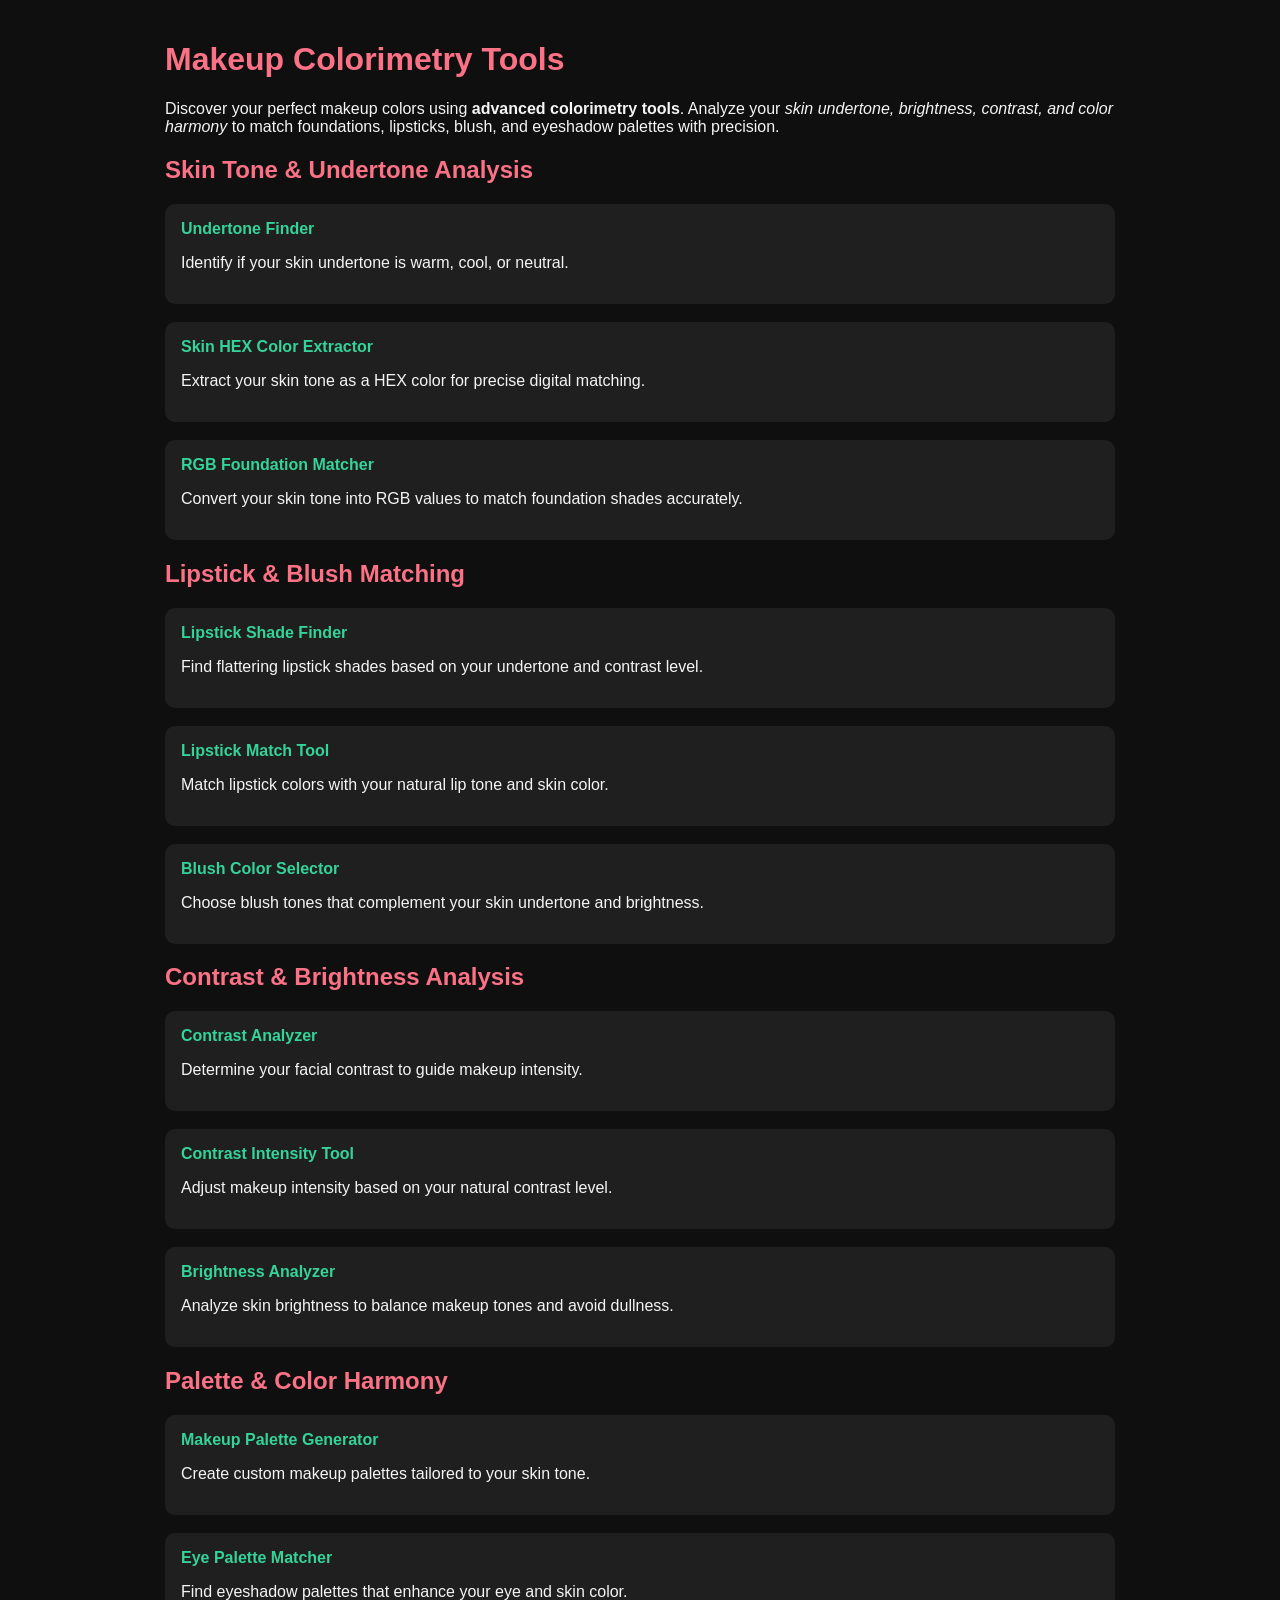
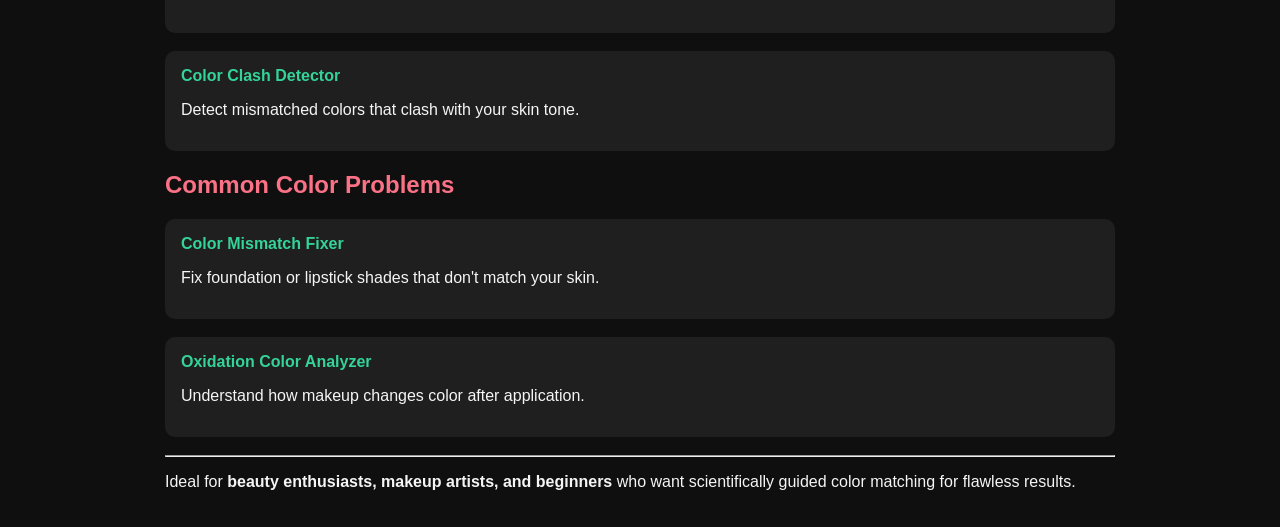
<file: index.html>
<!DOCTYPE html>
<html lang="en">
<head>
  <meta charset="UTF-8">
  <meta name="viewport" content="width=device-width, initial-scale=1.0">
    <meta name="google-site-verification" content="PkLa_ViOo6FAHpvh8SacceMb95o9tePRdrqLNBz9X1M" />

  <!-- SEO -->
  <title>Makeup Colorimetry Tools – Undertone, Lipstick & Palette Matching</title>
  <meta name="description" content="Advanced makeup colorimetry tools to match lipstick, blush, and foundation with your skin tone. Analyze undertones, contrast, brightness and avoid color mismatches.">
  <meta name="keywords" content="
    makeup undertone finder tool,
    lipstick shade matcher skin tone,
    blush color for skin tone calculator,
    makeup color contrast analyzer,
    foundation rgb color matcher,
    skin hex color extractor face,
    makeup palette generator based on skin,
    lipstick mismatch fixer tool,
    makeup oxidation color shift analyzer,
    contrast intensity makeup tool,
    warm vs cool undertone calculator,
    makeup color harmony checker
  ">
  <meta name="robots" content="index, follow">

  <!-- Open Graph -->
  <meta property="og:title" content="Makeup Colorimetry Tools – Skin Tone & Color Matching">
  <meta property="og:description" content="Find your undertone, match lipstick and blush, and generate makeup palettes based on your skin color.">
  <meta property="og:type" content="website">

  <style>
    body {
      font-family: Arial, sans-serif;
      background: #0f0f0f;
      color: #f5f5f5;
      margin: 0;
      padding: 20px;
    }
    h1, h2 {
      color: #fb7185;
    }
    a {
      color: #34d399;
      text-decoration: none;
    }
    a:hover {
      text-decoration: underline;
    }
    .container {
      max-width: 950px;
      margin: auto;
    }
    .tool {
      margin-bottom: 18px;
      padding: 16px;
      background: #1f1f1f;
      border-radius: 10px;
    }
  </style>
</head>

<body>
  <div class="container">

    <h1>Makeup Colorimetry Tools</h1>

    <p>
      Discover your perfect makeup colors using <strong>advanced colorimetry tools</strong>.
      Analyze your <em>skin undertone, brightness, contrast, and color harmony</em>
      to match foundations, lipsticks, blush, and eyeshadow palettes with precision.
    </p>

    <h2>Skin Tone & Undertone Analysis</h2>

    <div class="tool">
      <a href="undertone/">
        <strong>Undertone Finder</strong>
      </a>
      <p>Identify if your skin undertone is warm, cool, or neutral.</p>
    </div>

    <div class="tool">
      <a href="hex-skin/">
        <strong>Skin HEX Color Extractor</strong>
      </a>
      <p>Extract your skin tone as a HEX color for precise digital matching.</p>
    </div>

    <div class="tool">
      <a href="rgb-foundation/">
        <strong>RGB Foundation Matcher</strong>
      </a>
      <p>Convert your skin tone into RGB values to match foundation shades accurately.</p>
    </div>

    <h2>Lipstick & Blush Matching</h2>

    <div class="tool">
      <a href="lipstick/">
        <strong>Lipstick Shade Finder</strong>
      </a>
      <p>Find flattering lipstick shades based on your undertone and contrast level.</p>
    </div>

    <div class="tool">
      <a href="lipstick-match/">
        <strong>Lipstick Match Tool</strong>
      </a>
      <p>Match lipstick colors with your natural lip tone and skin color.</p>
    </div>

    <div class="tool">
      <a href="blush/">
        <strong>Blush Color Selector</strong>
      </a>
      <p>Choose blush tones that complement your skin undertone and brightness.</p>
    </div>

    <h2>Contrast & Brightness Analysis</h2>

    <div class="tool">
      <a href="contrast/">
        <strong>Contrast Analyzer</strong>
      </a>
      <p>Determine your facial contrast to guide makeup intensity.</p>
    </div>

    <div class="tool">
      <a href="contrast-intensity/">
        <strong>Contrast Intensity Tool</strong>
      </a>
      <p>Adjust makeup intensity based on your natural contrast level.</p>
    </div>

    <div class="tool">
      <a href="brightness/">
        <strong>Brightness Analyzer</strong>
      </a>
      <p>Analyze skin brightness to balance makeup tones and avoid dullness.</p>
    </div>

    <h2>Palette & Color Harmony</h2>

    <div class="tool">
      <a href="palette/">
        <strong>Makeup Palette Generator</strong>
      </a>
      <p>Create custom makeup palettes tailored to your skin tone.</p>
    </div>

    <div class="tool">
      <a href="eye-palette/">
        <strong>Eye Palette Matcher</strong>
      </a>
      <p>Find eyeshadow palettes that enhance your eye and skin color.</p>
    </div>

    <div class="tool">
      <a href="clash/">
        <strong>Color Clash Detector</strong>
      </a>
      <p>Detect mismatched colors that clash with your skin tone.</p>
    </div>

    <h2>Common Color Problems</h2>

    <div class="tool">
      <a href="mismatch/">
        <strong>Color Mismatch Fixer</strong>
      </a>
      <p>Fix foundation or lipstick shades that don't match your skin.</p>
    </div>

    <div class="tool">
      <a href="oxidation/">
        <strong>Oxidation Color Analyzer</strong>
      </a>
      <p>Understand how makeup changes color after application.</p>
    </div>

    <hr>

    <p>
      Ideal for <strong>beauty enthusiasts, makeup artists, and beginners</strong>
      who want scientifically guided color matching for flawless results.
    </p>

  </div>
</body>
</html>
</file>
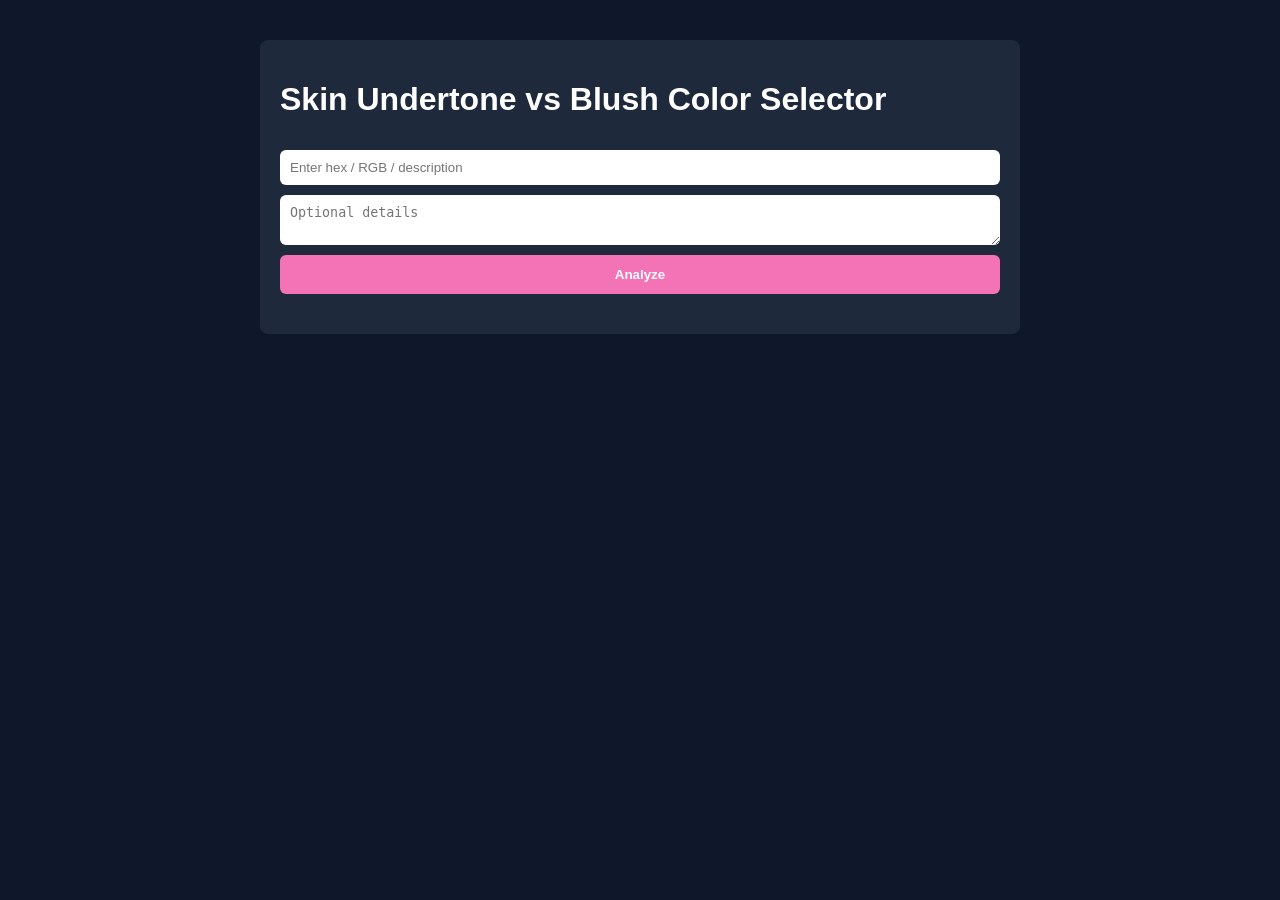
<file: blush/index.html>
<html>
<head>
<meta charset='UTF-8'>
<title>Skin Undertone vs Blush Color Selector</title>
<meta name='viewport' content='width=device-width, initial-scale=1.0'>
    <meta name="google-site-verification" content="PkLa_ViOo6FAHpvh8SacceMb95o9tePRdrqLNBz9X1M" />
<link rel='stylesheet' href='styles.css'>
</head>
<body>
<div class='container'>
<h1>Skin Undertone vs Blush Color Selector</h1>
<input id='input' placeholder='Enter hex / RGB / description'>
<textarea id='context' placeholder='Optional details'></textarea>
<button onclick='run()'>Analyze</button>
<div id='res' class='result'></div>
</div>
<script src='script.js'></script>
</body>
</html>
</file>
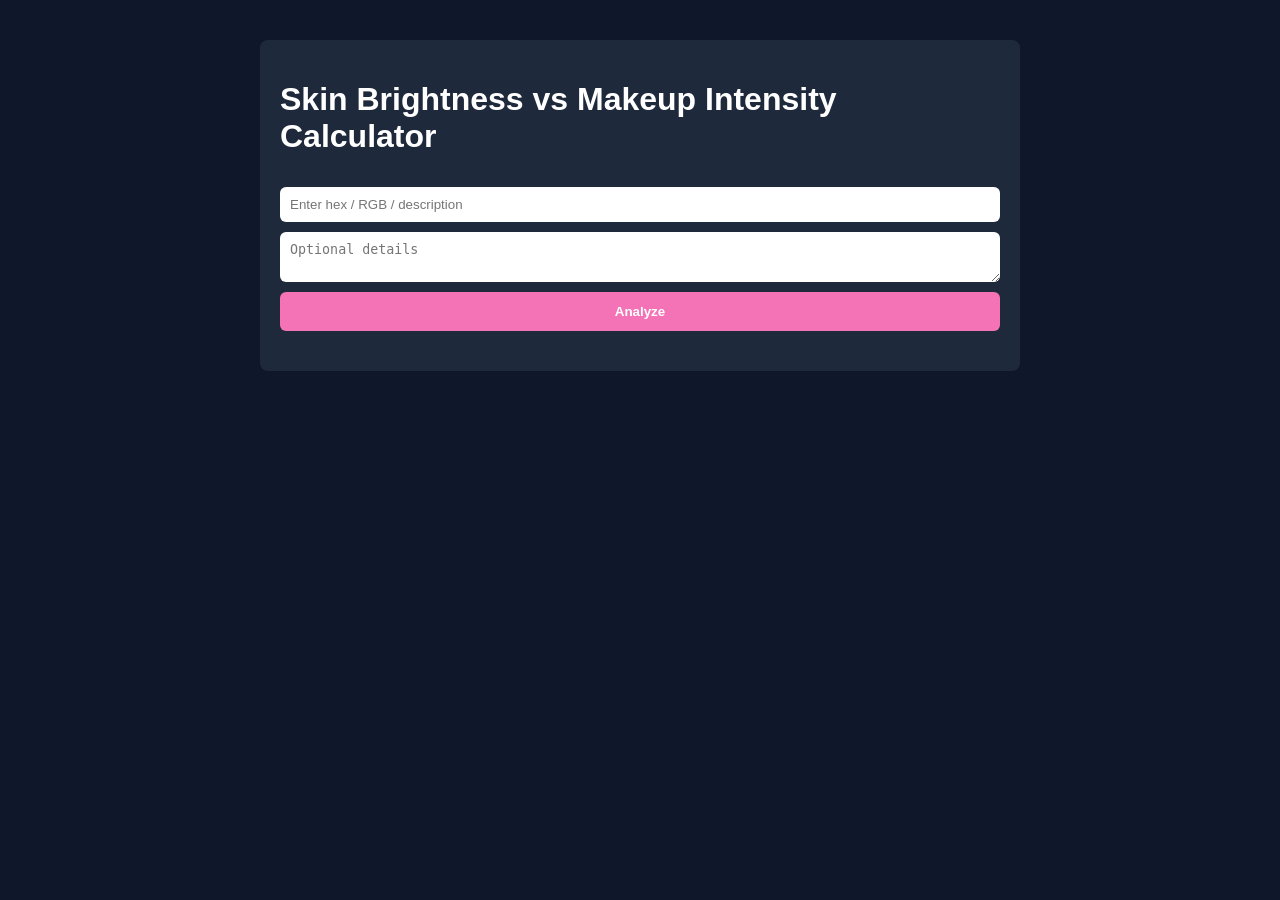
<file: brightness/index.html>
<html>
<head>
<meta charset='UTF-8'>
<title>Skin Brightness vs Makeup Intensity Calculator</title>
<meta name='viewport' content='width=device-width, initial-scale=1.0'>
    <meta name="google-site-verification" content="PkLa_ViOo6FAHpvh8SacceMb95o9tePRdrqLNBz9X1M" />
<link rel='stylesheet' href='styles.css'>
</head>
<body>
<div class='container'>
<h1>Skin Brightness vs Makeup Intensity Calculator</h1>
<input id='input' placeholder='Enter hex / RGB / description'>
<textarea id='context' placeholder='Optional details'></textarea>
<button onclick='run()'>Analyze</button>
<div id='res' class='result'></div>
</div>
<script src='script.js'></script>
</body>
</html>
</file>
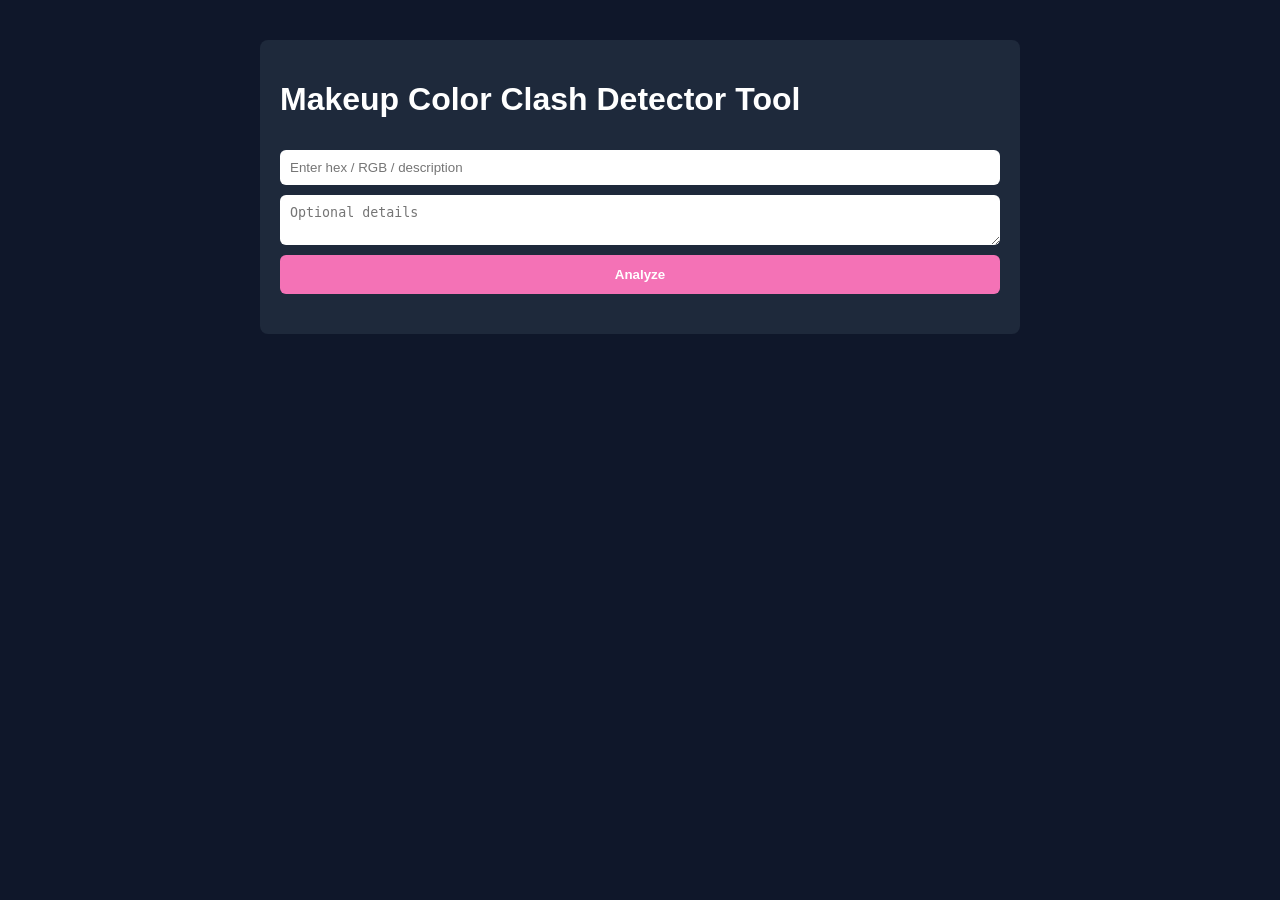
<file: clash/index.html>
<html>
<head>
<meta charset='UTF-8'>
<title>Makeup Color Clash Detector Tool</title>
<meta name='viewport' content='width=device-width, initial-scale=1.0'>
    <meta name="google-site-verification" content="PkLa_ViOo6FAHpvh8SacceMb95o9tePRdrqLNBz9X1M" />
<link rel='stylesheet' href='styles.css'>
</head>
<body>
<div class='container'>
<h1>Makeup Color Clash Detector Tool</h1>
<input id='input' placeholder='Enter hex / RGB / description'>
<textarea id='context' placeholder='Optional details'></textarea>
<button onclick='run()'>Analyze</button>
<div id='res' class='result'></div>
</div>
<script src='script.js'></script>
</body>
</html>
</file>
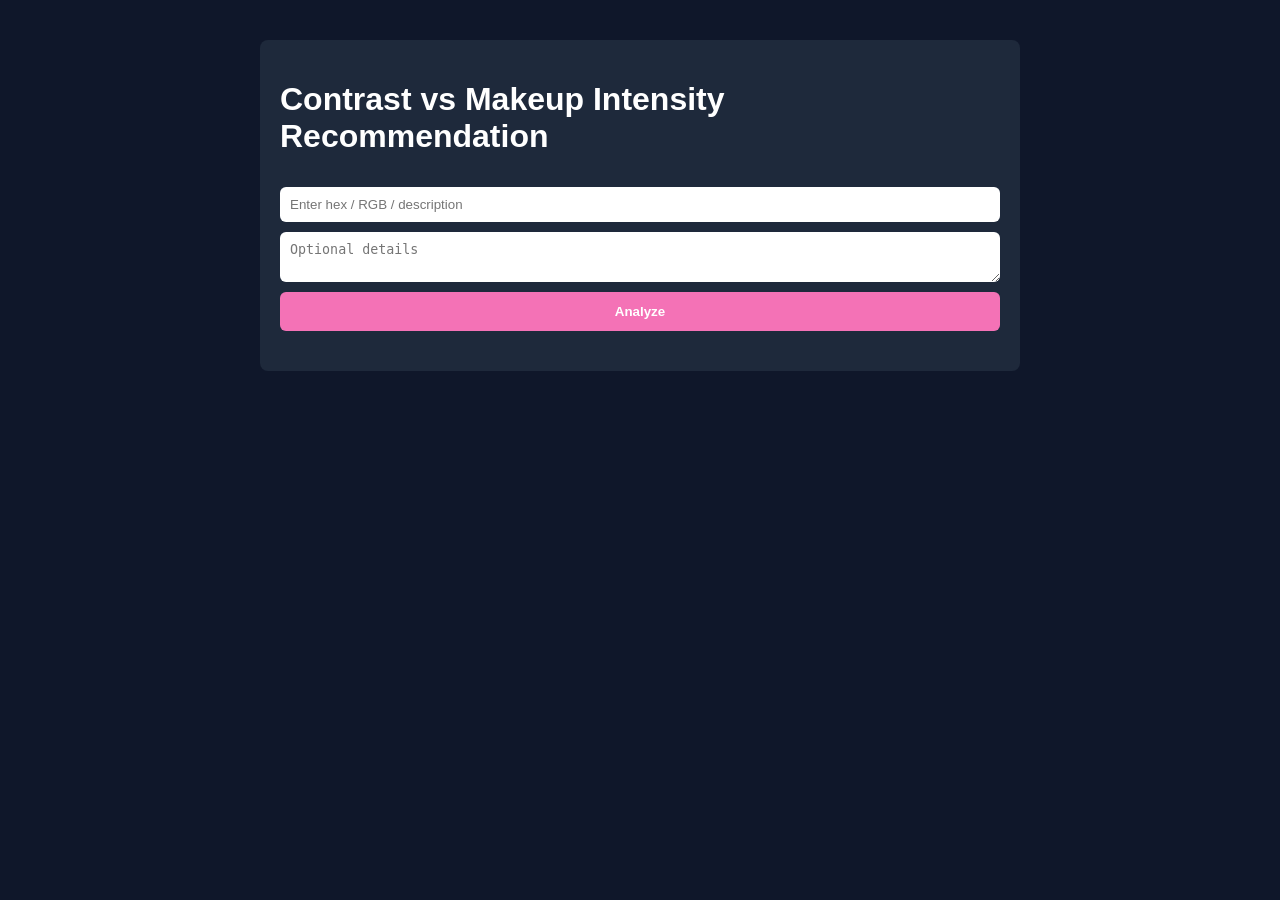
<file: contrast-intensity/index.html>
<html>
<head>
<meta charset='UTF-8'>
<title>Contrast vs Makeup Intensity Recommendation</title>
<meta name='viewport' content='width=device-width, initial-scale=1.0'>
    <meta name="google-site-verification" content="PkLa_ViOo6FAHpvh8SacceMb95o9tePRdrqLNBz9X1M" />
<link rel='stylesheet' href='styles.css'>
</head>
<body>
<div class='container'>
<h1>Contrast vs Makeup Intensity Recommendation</h1>
<input id='input' placeholder='Enter hex / RGB / description'>
<textarea id='context' placeholder='Optional details'></textarea>
<button onclick='run()'>Analyze</button>
<div id='res' class='result'></div>
</div>
<script src='script.js'></script>
</body>
</html>
</file>
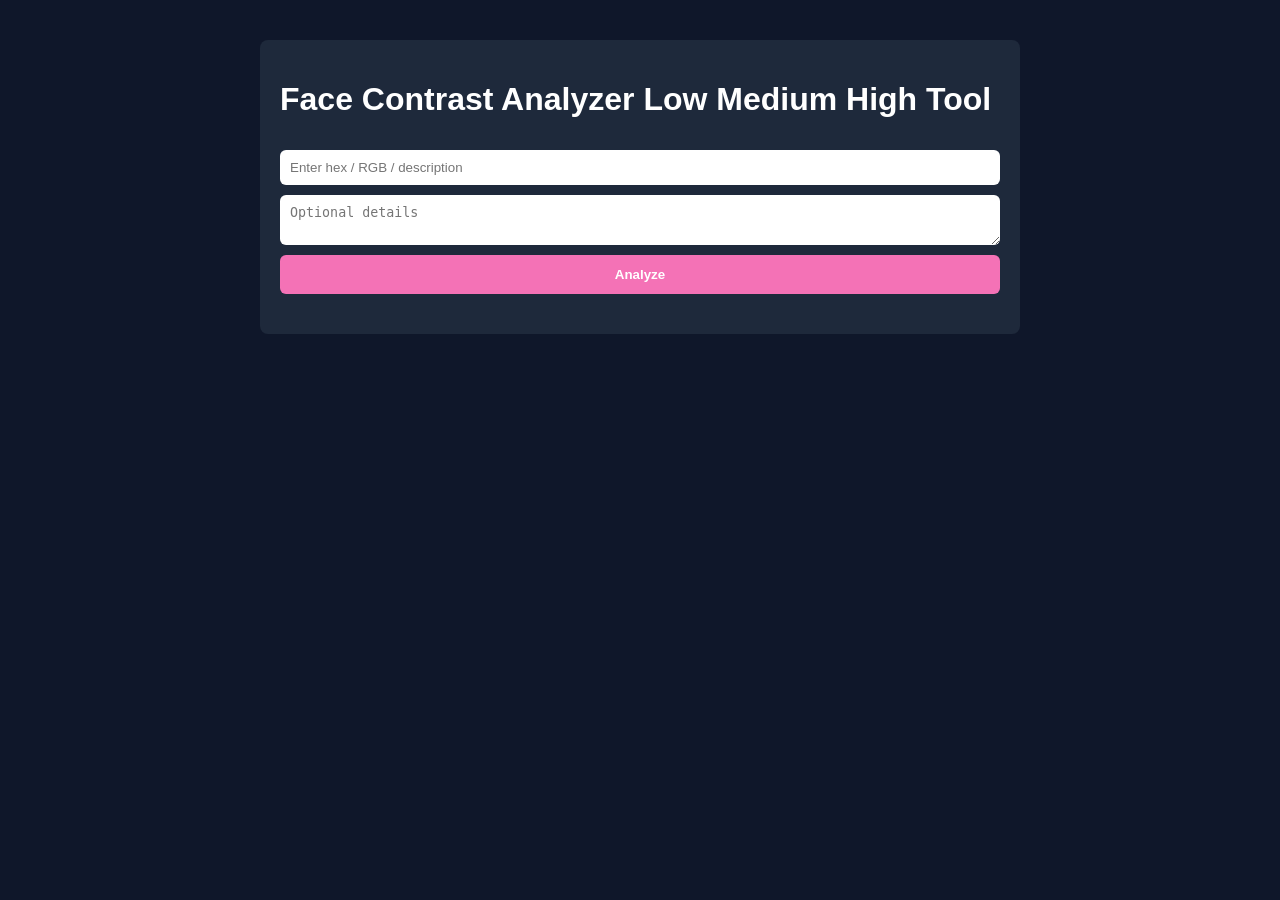
<file: contrast/index.html>
<html>
<head>
<meta charset='UTF-8'>
<title>Face Contrast Analyzer Low Medium High Tool</title>
<meta name='viewport' content='width=device-width, initial-scale=1.0'>
    <meta name="google-site-verification" content="PkLa_ViOo6FAHpvh8SacceMb95o9tePRdrqLNBz9X1M" />
<link rel='stylesheet' href='styles.css'>
</head>
<body>
<div class='container'>
<h1>Face Contrast Analyzer Low Medium High Tool</h1>
<input id='input' placeholder='Enter hex / RGB / description'>
<textarea id='context' placeholder='Optional details'></textarea>
<button onclick='run()'>Analyze</button>
<div id='res' class='result'></div>
</div>
<script src='script.js'></script>
</body>
</html>
</file>
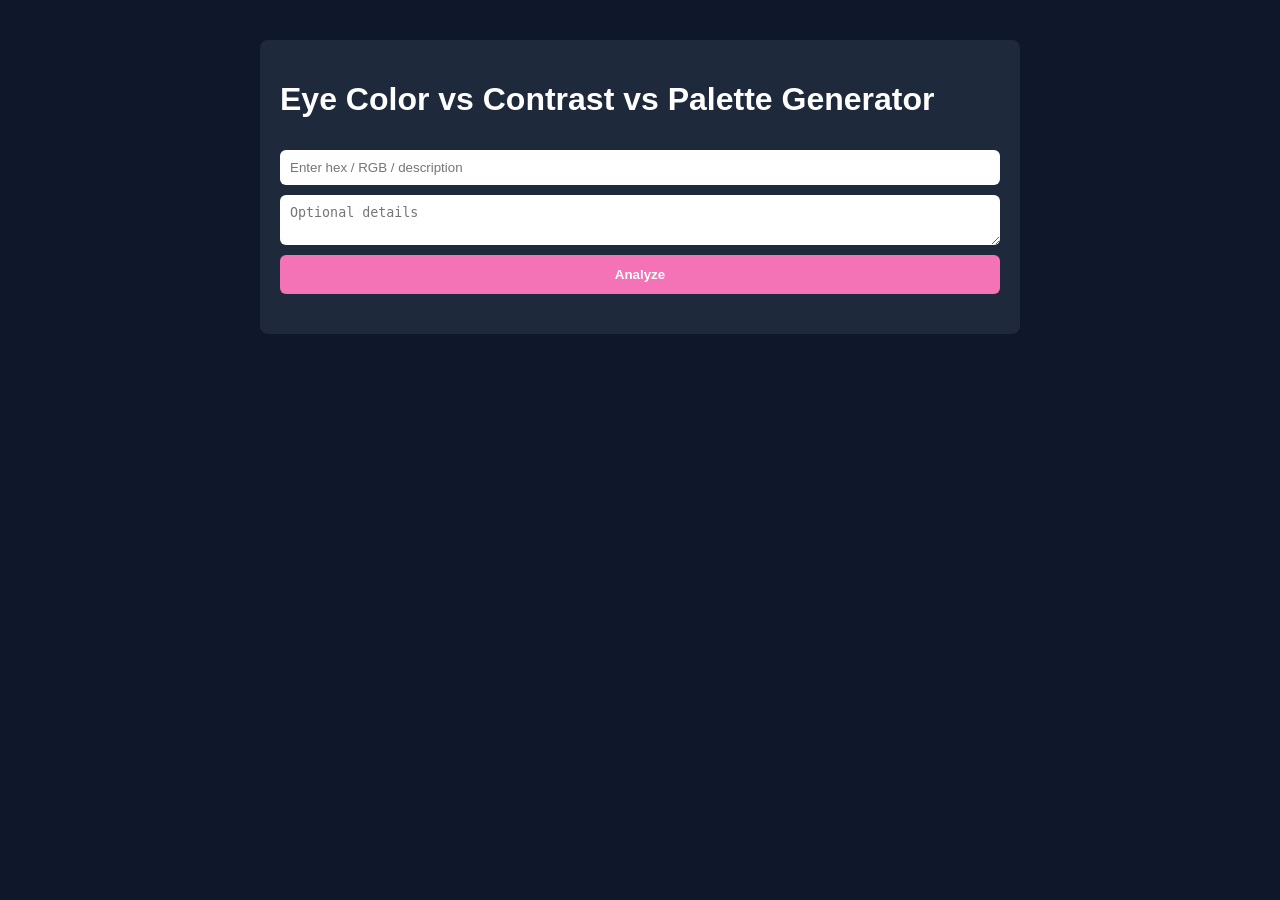
<file: eye-palette/index.html>
<html>
<head>
<meta charset='UTF-8'>
<title>Eye Color vs Contrast vs Palette Generator</title>
<meta name='viewport' content='width=device-width, initial-scale=1.0'>
    <meta name="google-site-verification" content="PkLa_ViOo6FAHpvh8SacceMb95o9tePRdrqLNBz9X1M" />
<link rel='stylesheet' href='styles.css'>
</head>
<body>
<div class='container'>
<h1>Eye Color vs Contrast vs Palette Generator</h1>
<input id='input' placeholder='Enter hex / RGB / description'>
<textarea id='context' placeholder='Optional details'></textarea>
<button onclick='run()'>Analyze</button>
<div id='res' class='result'></div>
</div>
<script src='script.js'></script>
</body>
</html>
</file>
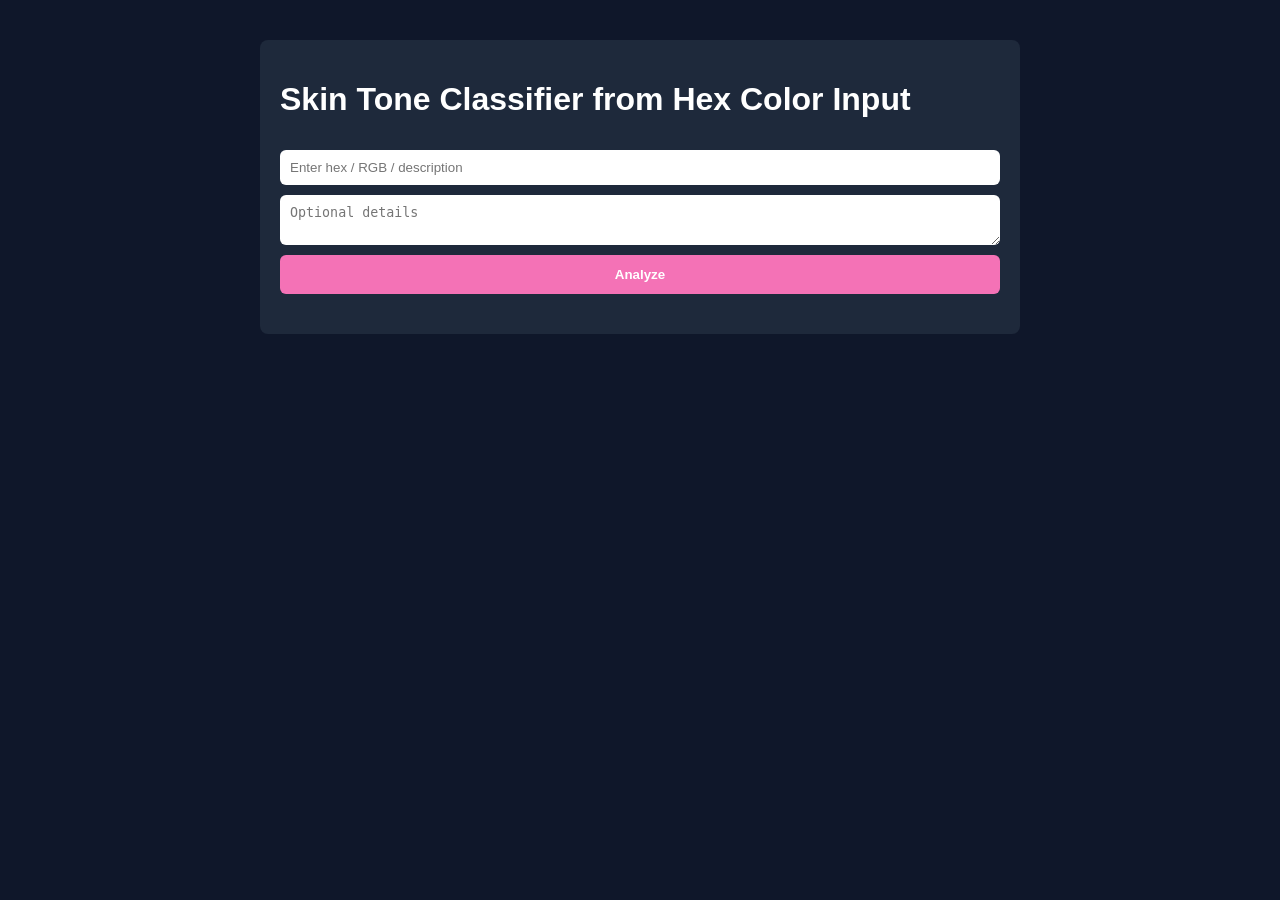
<file: hex-skin/index.html>
<html>
<head>
<meta charset='UTF-8'>
<title>Skin Tone Classifier from Hex Color Input</title>
<meta name='viewport' content='width=device-width, initial-scale=1.0'>
    <meta name="google-site-verification" content="PkLa_ViOo6FAHpvh8SacceMb95o9tePRdrqLNBz9X1M" />
<link rel='stylesheet' href='styles.css'>
</head>
<body>
<div class='container'>
<h1>Skin Tone Classifier from Hex Color Input</h1>
<input id='input' placeholder='Enter hex / RGB / description'>
<textarea id='context' placeholder='Optional details'></textarea>
<button onclick='run()'>Analyze</button>
<div id='res' class='result'></div>
</div>
<script src='script.js'></script>
</body>
</html>
</file>
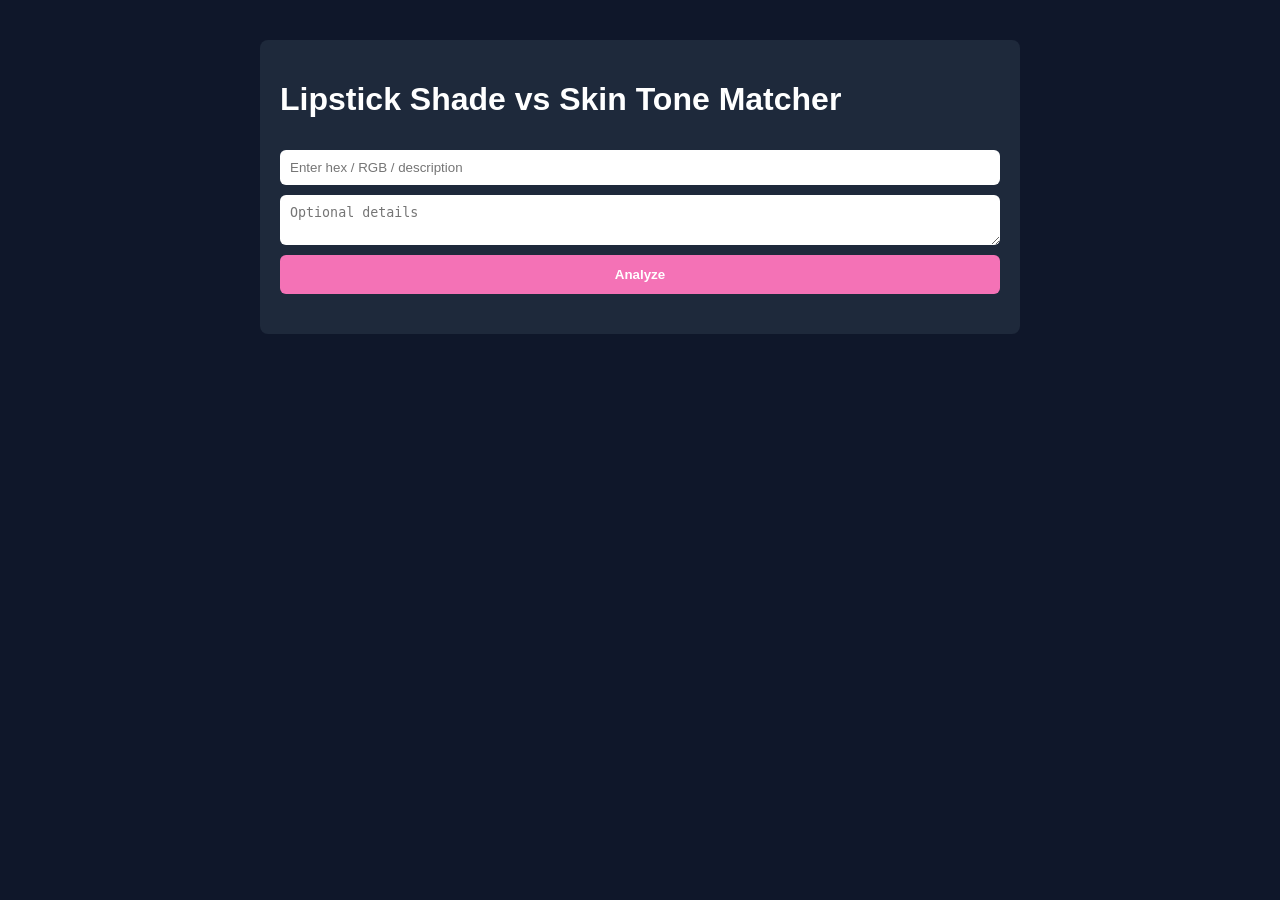
<file: lipstick-match/index.html>
<html>
<head>
<meta charset='UTF-8'>
<title>Lipstick Shade vs Skin Tone Matcher</title>
<meta name='viewport' content='width=device-width, initial-scale=1.0'>
    <meta name="google-site-verification" content="PkLa_ViOo6FAHpvh8SacceMb95o9tePRdrqLNBz9X1M" />
<link rel='stylesheet' href='styles.css'>
</head>
<body>
<div class='container'>
<h1>Lipstick Shade vs Skin Tone Matcher</h1>
<input id='input' placeholder='Enter hex / RGB / description'>
<textarea id='context' placeholder='Optional details'></textarea>
<button onclick='run()'>Analyze</button>
<div id='res' class='result'></div>
</div>
<script src='script.js'></script>
</body>
</html>
</file>
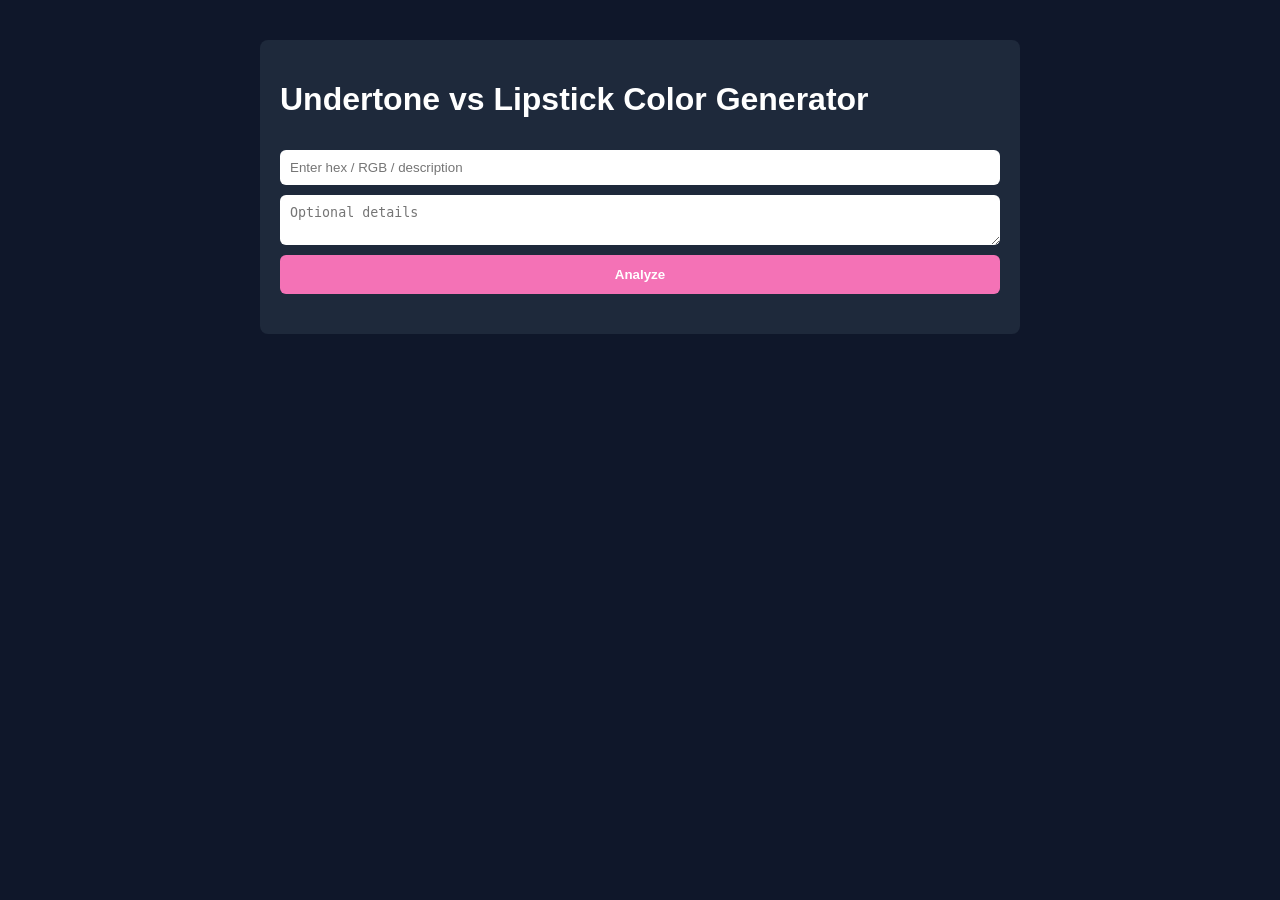
<file: lipstick/index.html>
<html>
<head>
<meta charset='UTF-8'>
<title>Undertone vs Lipstick Color Generator</title>
<meta name='viewport' content='width=device-width, initial-scale=1.0'>
    <meta name="google-site-verification" content="PkLa_ViOo6FAHpvh8SacceMb95o9tePRdrqLNBz9X1M" />
<link rel='stylesheet' href='styles.css'>
</head>
<body>
<div class='container'>
<h1>Undertone vs Lipstick Color Generator</h1>
<input id='input' placeholder='Enter hex / RGB / description'>
<textarea id='context' placeholder='Optional details'></textarea>
<button onclick='run()'>Analyze</button>
<div id='res' class='result'></div>
</div>
<script src='script.js'></script>
</body>
</html>
</file>
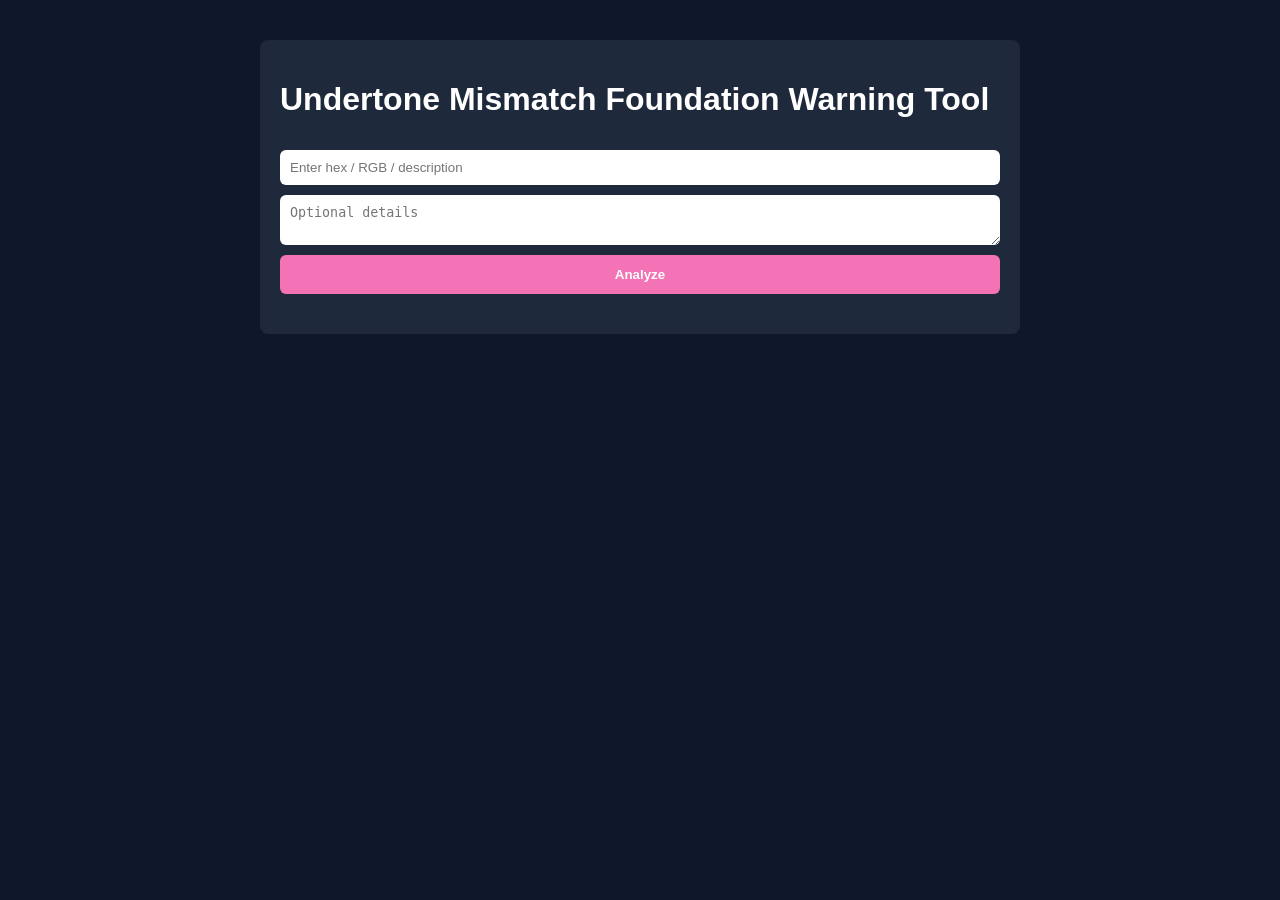
<file: mismatch/index.html>
<html>
<head>
<meta charset='UTF-8'>
<title>Undertone Mismatch Foundation Warning Tool</title>
<meta name='viewport' content='width=device-width, initial-scale=1.0'>
    <meta name="google-site-verification" content="PkLa_ViOo6FAHpvh8SacceMb95o9tePRdrqLNBz9X1M" />
<link rel='stylesheet' href='styles.css'>
</head>
<body>
<div class='container'>
<h1>Undertone Mismatch Foundation Warning Tool</h1>
<input id='input' placeholder='Enter hex / RGB / description'>
<textarea id='context' placeholder='Optional details'></textarea>
<button onclick='run()'>Analyze</button>
<div id='res' class='result'></div>
</div>
<script src='script.js'></script>
</body>
</html>
</file>
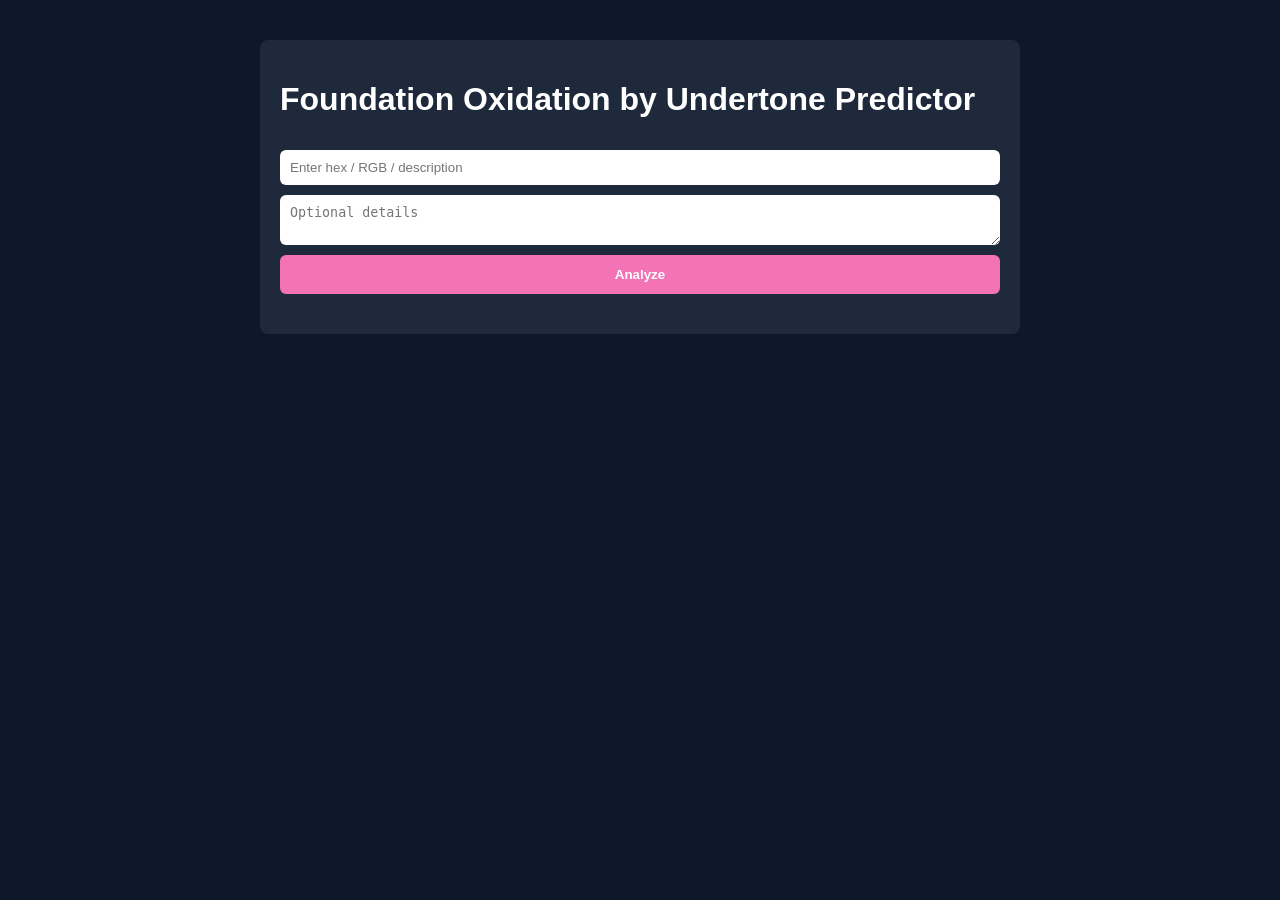
<file: oxidation/index.html>
<html>
<head>
<meta charset='UTF-8'>
<title>Foundation Oxidation by Undertone Predictor</title>
<meta name='viewport' content='width=device-width, initial-scale=1.0'>
    <meta name="google-site-verification" content="PkLa_ViOo6FAHpvh8SacceMb95o9tePRdrqLNBz9X1M" />
<link rel='stylesheet' href='styles.css'>
</head>
<body>
<div class='container'>
<h1>Foundation Oxidation by Undertone Predictor</h1>
<input id='input' placeholder='Enter hex / RGB / description'>
<textarea id='context' placeholder='Optional details'></textarea>
<button onclick='run()'>Analyze</button>
<div id='res' class='result'></div>
</div>
<script src='script.js'></script>
</body>
</html>
</file>
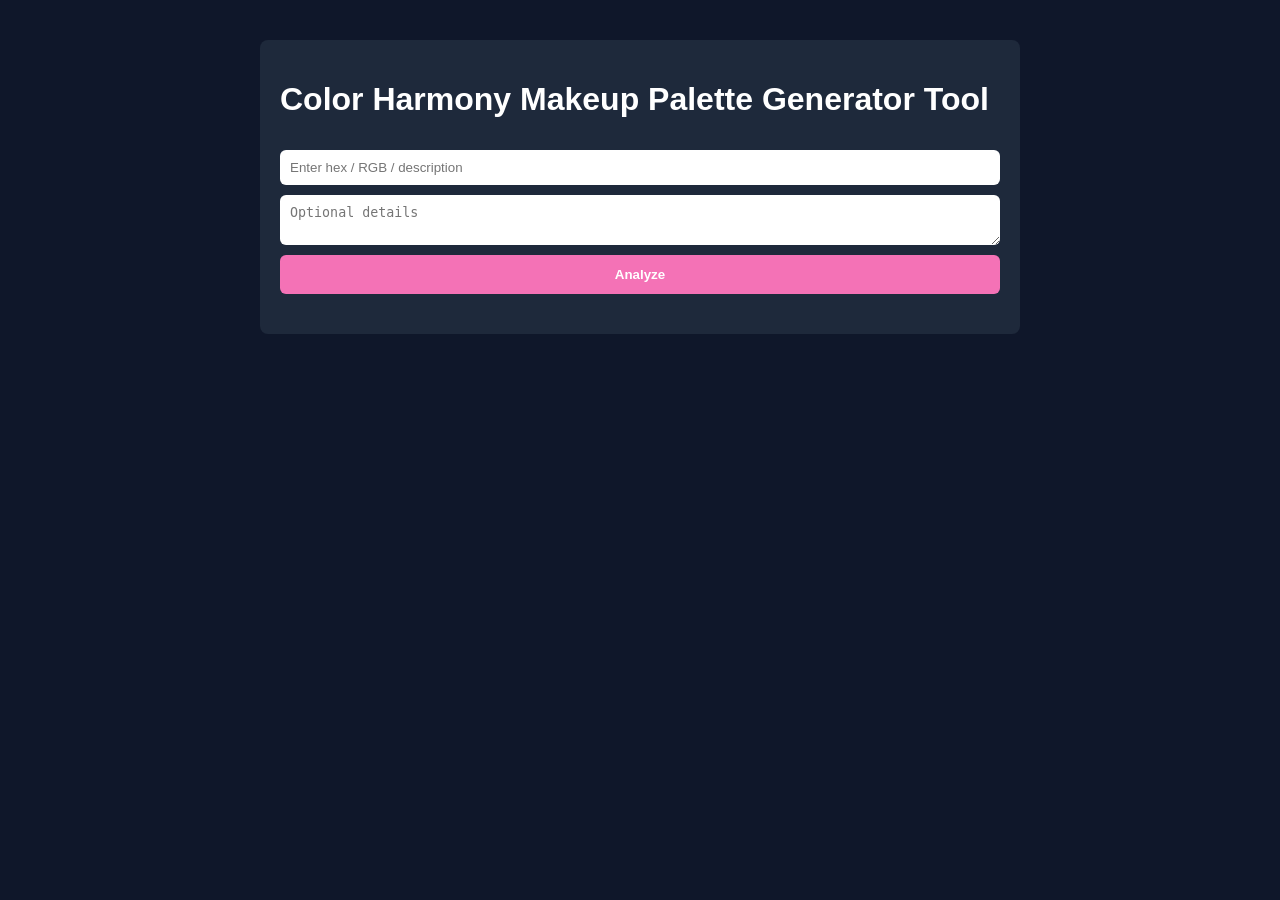
<file: palette/index.html>
<html>
<head>
<meta charset='UTF-8'>
<title>Color Harmony Makeup Palette Generator Tool</title>
<meta name='viewport' content='width=device-width, initial-scale=1.0'>
    <meta name="google-site-verification" content="PkLa_ViOo6FAHpvh8SacceMb95o9tePRdrqLNBz9X1M" />
<link rel='stylesheet' href='styles.css'>
</head>
<body>
<div class='container'>
<h1>Color Harmony Makeup Palette Generator Tool</h1>
<input id='input' placeholder='Enter hex / RGB / description'>
<textarea id='context' placeholder='Optional details'></textarea>
<button onclick='run()'>Analyze</button>
<div id='res' class='result'></div>
</div>
<script src='script.js'></script>
</body>
</html>
</file>
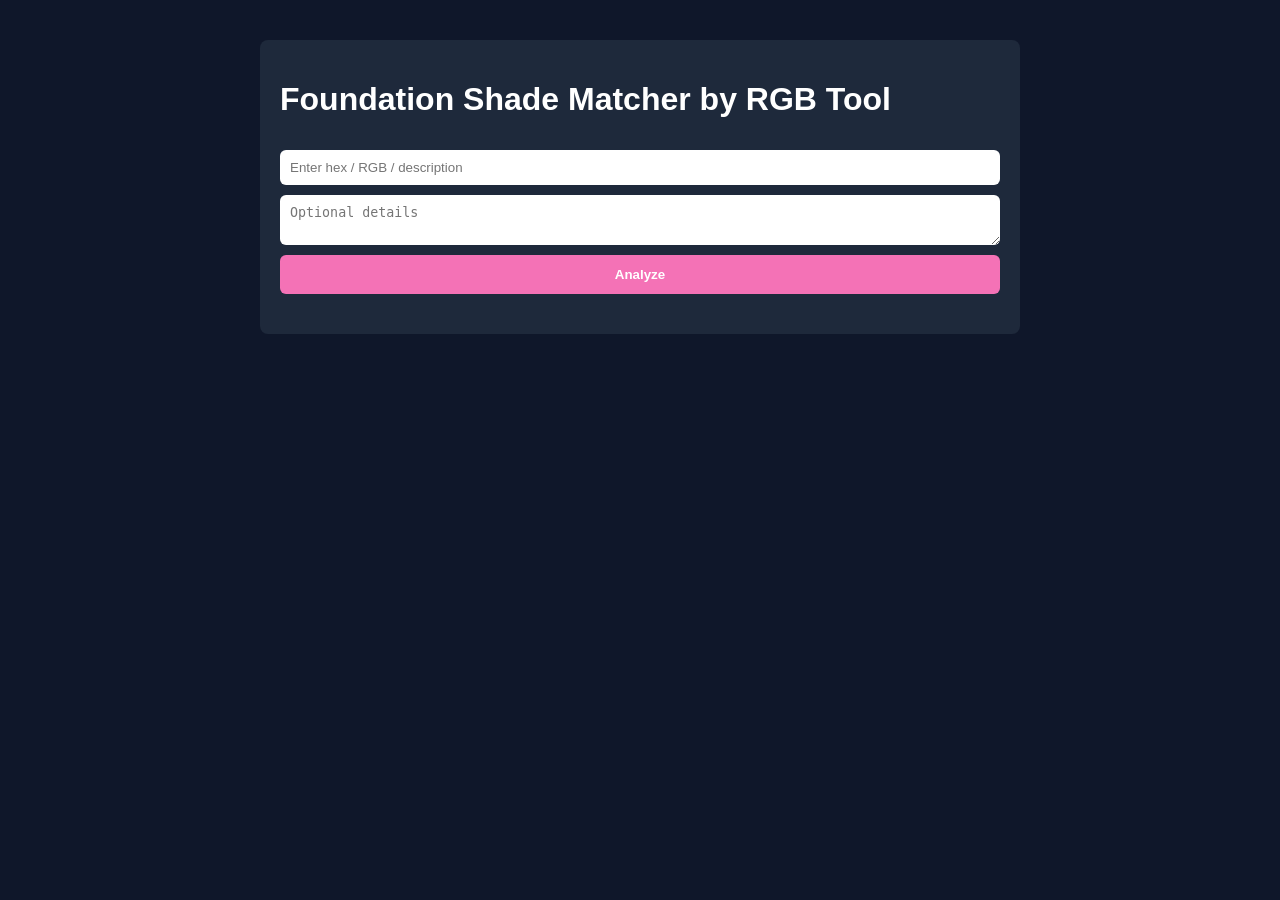
<file: rgb-foundation/index.html>
<html>
<head>
<meta charset='UTF-8'>
<title>Foundation Shade Matcher by RGB Tool</title>
<meta name='viewport' content='width=device-width, initial-scale=1.0'>
    <meta name="google-site-verification" content="PkLa_ViOo6FAHpvh8SacceMb95o9tePRdrqLNBz9X1M" />
<link rel='stylesheet' href='styles.css'>
</head>
<body>
<div class='container'>
<h1>Foundation Shade Matcher by RGB Tool</h1>
<input id='input' placeholder='Enter hex / RGB / description'>
<textarea id='context' placeholder='Optional details'></textarea>
<button onclick='run()'>Analyze</button>
<div id='res' class='result'></div>
</div>
<script src='script.js'></script>
</body>
</html>
</file>
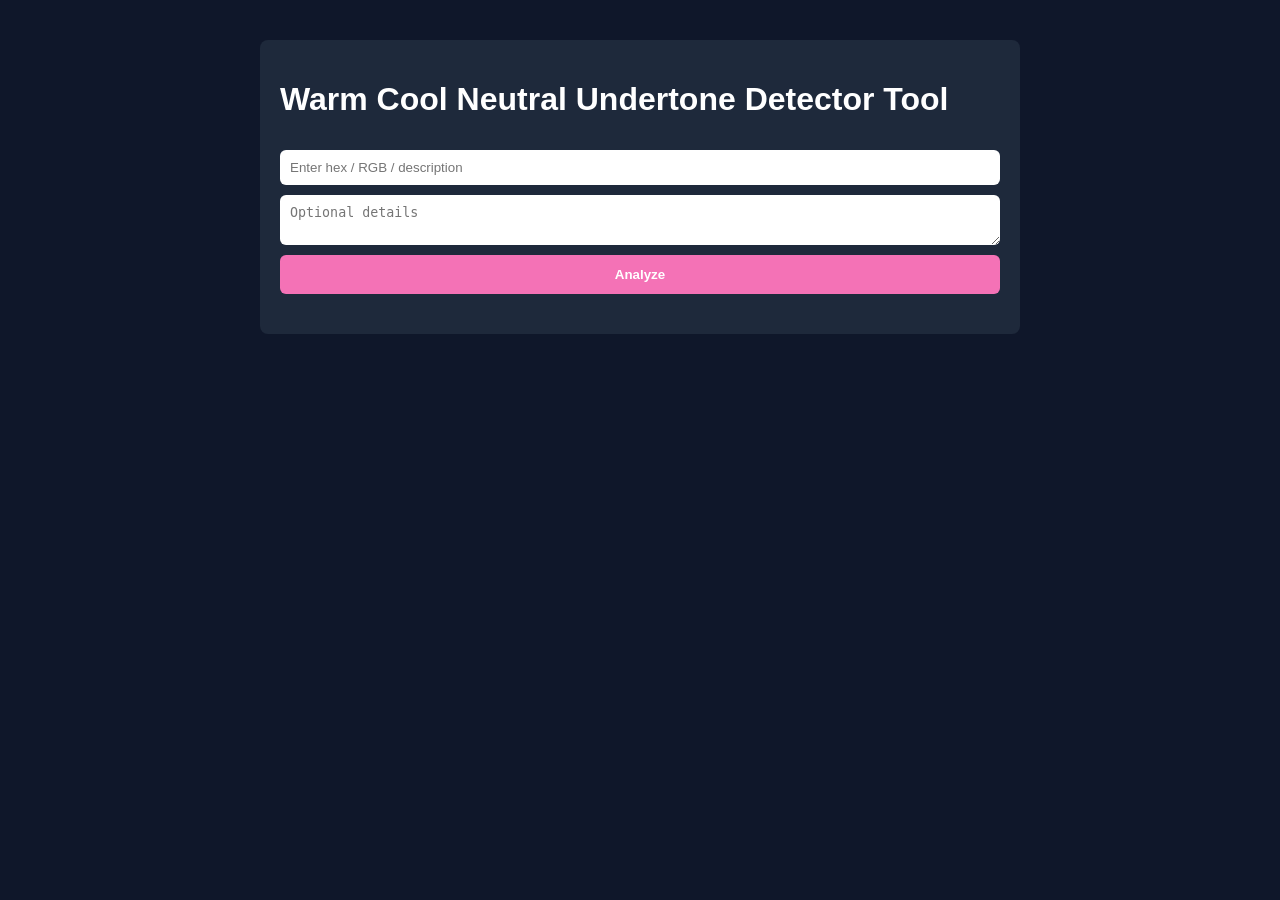
<file: undertone/index.html>
<html>
<head>
<meta charset='UTF-8'>
<title>Warm Cool Neutral Undertone Detector Tool</title>
<meta name='viewport' content='width=device-width, initial-scale=1.0'>
    <meta name="google-site-verification" content="PkLa_ViOo6FAHpvh8SacceMb95o9tePRdrqLNBz9X1M" />
<link rel='stylesheet' href='styles.css'>
</head>
<body>
<div class='container'>
<h1>Warm Cool Neutral Undertone Detector Tool</h1>
<input id='input' placeholder='Enter hex / RGB / description'>
<textarea id='context' placeholder='Optional details'></textarea>
<button onclick='run()'>Analyze</button>
<div id='res' class='result'></div>
</div>
<script src='script.js'></script>
</body>
</html>
</file>
<file: blush/styles.css>
body{font-family:Arial;background:#0f172a;color:#fff}.container{max-width:720px;margin:40px auto;padding:20px;background:#1e293b;border-radius:8px}input,textarea{width:100%;margin-top:10px;padding:10px;border-radius:6px;border:none}button{margin-top:10px;width:100%;padding:12px;background:#f472b6;border:none;border-radius:6px;color:#fff;font-weight:bold}.result{margin-top:20px;white-space:pre-wrap}
</file>
<file: brightness/styles.css>
body{font-family:Arial;background:#0f172a;color:#fff}.container{max-width:720px;margin:40px auto;padding:20px;background:#1e293b;border-radius:8px}input,textarea{width:100%;margin-top:10px;padding:10px;border-radius:6px;border:none}button{margin-top:10px;width:100%;padding:12px;background:#f472b6;border:none;border-radius:6px;color:#fff;font-weight:bold}.result{margin-top:20px;white-space:pre-wrap}
</file>
<file: clash/styles.css>
body{font-family:Arial;background:#0f172a;color:#fff}.container{max-width:720px;margin:40px auto;padding:20px;background:#1e293b;border-radius:8px}input,textarea{width:100%;margin-top:10px;padding:10px;border-radius:6px;border:none}button{margin-top:10px;width:100%;padding:12px;background:#f472b6;border:none;border-radius:6px;color:#fff;font-weight:bold}.result{margin-top:20px;white-space:pre-wrap}
</file>
<file: contrast-intensity/styles.css>
body{font-family:Arial;background:#0f172a;color:#fff}.container{max-width:720px;margin:40px auto;padding:20px;background:#1e293b;border-radius:8px}input,textarea{width:100%;margin-top:10px;padding:10px;border-radius:6px;border:none}button{margin-top:10px;width:100%;padding:12px;background:#f472b6;border:none;border-radius:6px;color:#fff;font-weight:bold}.result{margin-top:20px;white-space:pre-wrap}
</file>
<file: contrast/styles.css>
body{font-family:Arial;background:#0f172a;color:#fff}.container{max-width:720px;margin:40px auto;padding:20px;background:#1e293b;border-radius:8px}input,textarea{width:100%;margin-top:10px;padding:10px;border-radius:6px;border:none}button{margin-top:10px;width:100%;padding:12px;background:#f472b6;border:none;border-radius:6px;color:#fff;font-weight:bold}.result{margin-top:20px;white-space:pre-wrap}
</file>
<file: eye-palette/styles.css>
body{font-family:Arial;background:#0f172a;color:#fff}.container{max-width:720px;margin:40px auto;padding:20px;background:#1e293b;border-radius:8px}input,textarea{width:100%;margin-top:10px;padding:10px;border-radius:6px;border:none}button{margin-top:10px;width:100%;padding:12px;background:#f472b6;border:none;border-radius:6px;color:#fff;font-weight:bold}.result{margin-top:20px;white-space:pre-wrap}
</file>
<file: hex-skin/styles.css>
body{font-family:Arial;background:#0f172a;color:#fff}.container{max-width:720px;margin:40px auto;padding:20px;background:#1e293b;border-radius:8px}input,textarea{width:100%;margin-top:10px;padding:10px;border-radius:6px;border:none}button{margin-top:10px;width:100%;padding:12px;background:#f472b6;border:none;border-radius:6px;color:#fff;font-weight:bold}.result{margin-top:20px;white-space:pre-wrap}
</file>
<file: lipstick-match/styles.css>
body{font-family:Arial;background:#0f172a;color:#fff}.container{max-width:720px;margin:40px auto;padding:20px;background:#1e293b;border-radius:8px}input,textarea{width:100%;margin-top:10px;padding:10px;border-radius:6px;border:none}button{margin-top:10px;width:100%;padding:12px;background:#f472b6;border:none;border-radius:6px;color:#fff;font-weight:bold}.result{margin-top:20px;white-space:pre-wrap}
</file>
<file: lipstick/styles.css>
body{font-family:Arial;background:#0f172a;color:#fff}.container{max-width:720px;margin:40px auto;padding:20px;background:#1e293b;border-radius:8px}input,textarea{width:100%;margin-top:10px;padding:10px;border-radius:6px;border:none}button{margin-top:10px;width:100%;padding:12px;background:#f472b6;border:none;border-radius:6px;color:#fff;font-weight:bold}.result{margin-top:20px;white-space:pre-wrap}
</file>
<file: mismatch/styles.css>
body{font-family:Arial;background:#0f172a;color:#fff}.container{max-width:720px;margin:40px auto;padding:20px;background:#1e293b;border-radius:8px}input,textarea{width:100%;margin-top:10px;padding:10px;border-radius:6px;border:none}button{margin-top:10px;width:100%;padding:12px;background:#f472b6;border:none;border-radius:6px;color:#fff;font-weight:bold}.result{margin-top:20px;white-space:pre-wrap}
</file>
<file: oxidation/styles.css>
body{font-family:Arial;background:#0f172a;color:#fff}.container{max-width:720px;margin:40px auto;padding:20px;background:#1e293b;border-radius:8px}input,textarea{width:100%;margin-top:10px;padding:10px;border-radius:6px;border:none}button{margin-top:10px;width:100%;padding:12px;background:#f472b6;border:none;border-radius:6px;color:#fff;font-weight:bold}.result{margin-top:20px;white-space:pre-wrap}
</file>
<file: palette/styles.css>
body{font-family:Arial;background:#0f172a;color:#fff}.container{max-width:720px;margin:40px auto;padding:20px;background:#1e293b;border-radius:8px}input,textarea{width:100%;margin-top:10px;padding:10px;border-radius:6px;border:none}button{margin-top:10px;width:100%;padding:12px;background:#f472b6;border:none;border-radius:6px;color:#fff;font-weight:bold}.result{margin-top:20px;white-space:pre-wrap}
</file>
<file: rgb-foundation/styles.css>
body{font-family:Arial;background:#0f172a;color:#fff}.container{max-width:720px;margin:40px auto;padding:20px;background:#1e293b;border-radius:8px}input,textarea{width:100%;margin-top:10px;padding:10px;border-radius:6px;border:none}button{margin-top:10px;width:100%;padding:12px;background:#f472b6;border:none;border-radius:6px;color:#fff;font-weight:bold}.result{margin-top:20px;white-space:pre-wrap}
</file>
<file: undertone/styles.css>
body{font-family:Arial;background:#0f172a;color:#fff}.container{max-width:720px;margin:40px auto;padding:20px;background:#1e293b;border-radius:8px}input,textarea{width:100%;margin-top:10px;padding:10px;border-radius:6px;border:none}button{margin-top:10px;width:100%;padding:12px;background:#f472b6;border:none;border-radius:6px;color:#fff;font-weight:bold}.result{margin-top:20px;white-space:pre-wrap}
</file>
